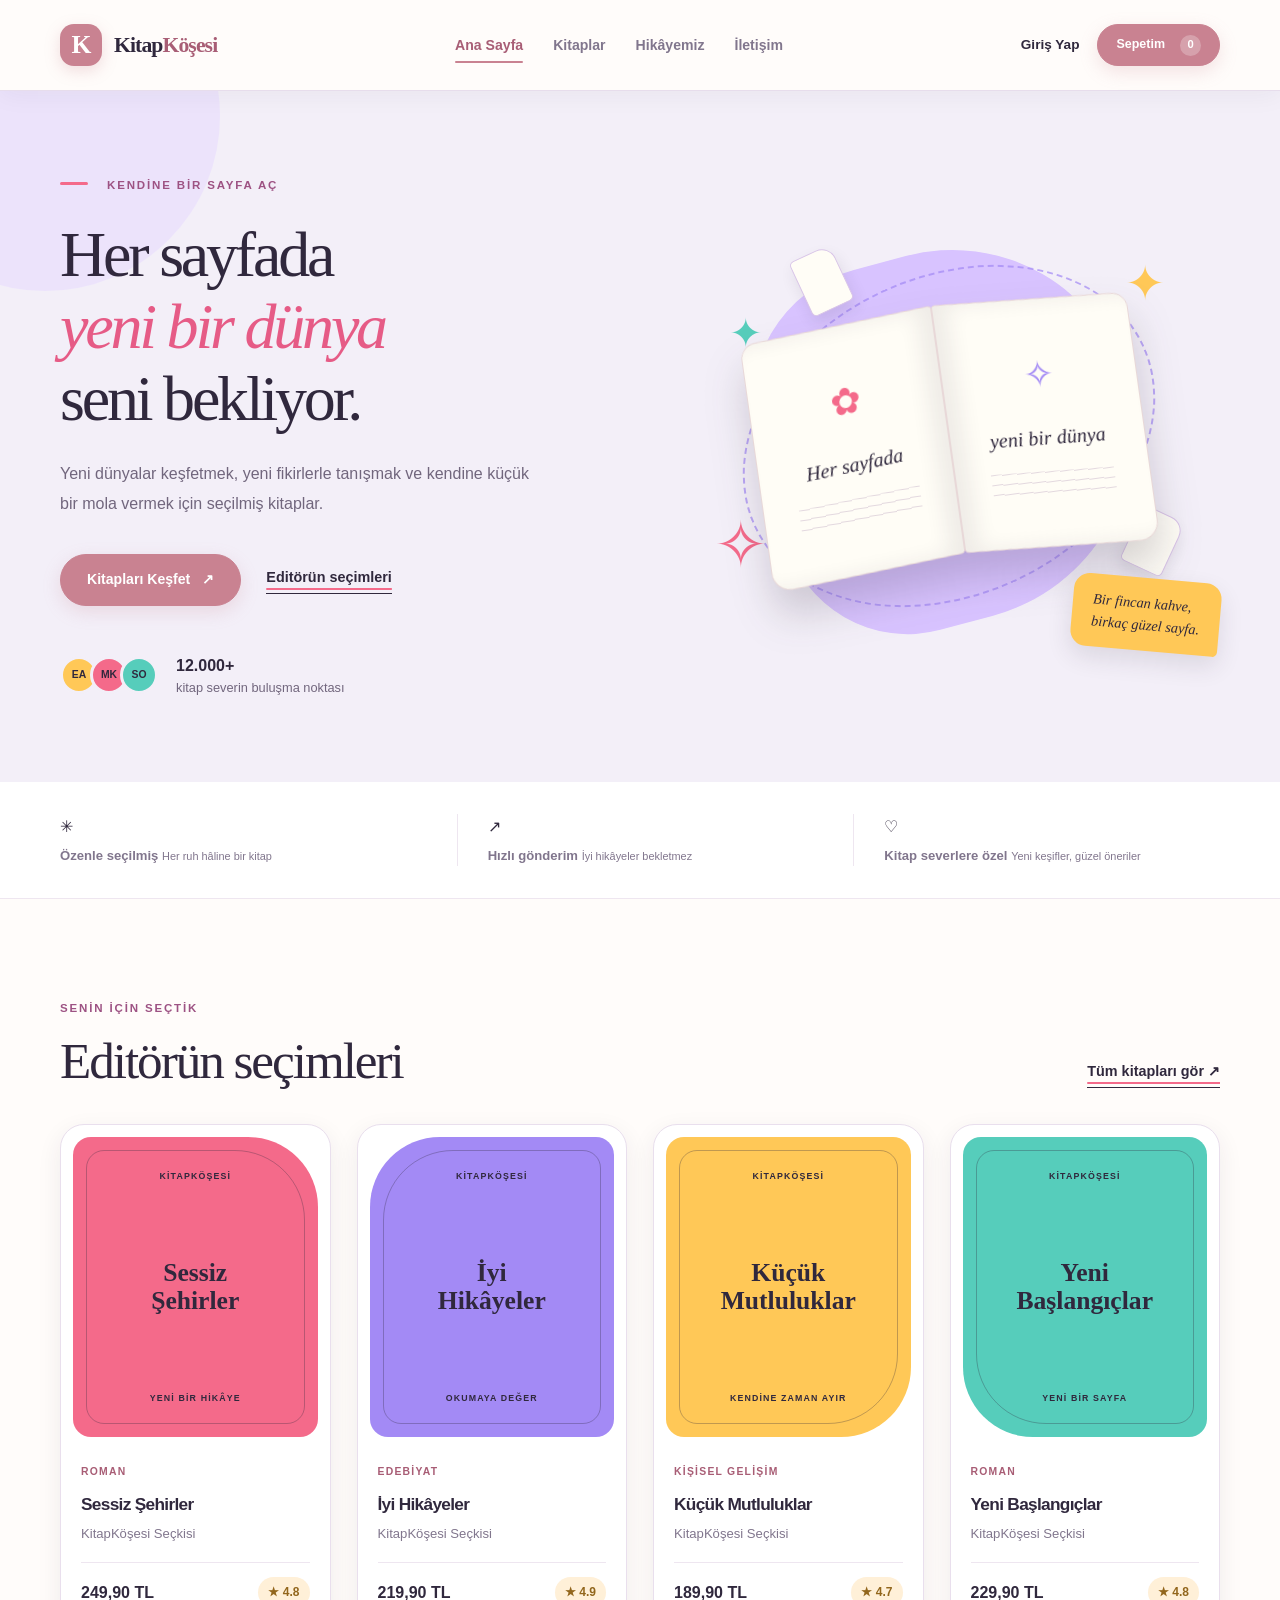
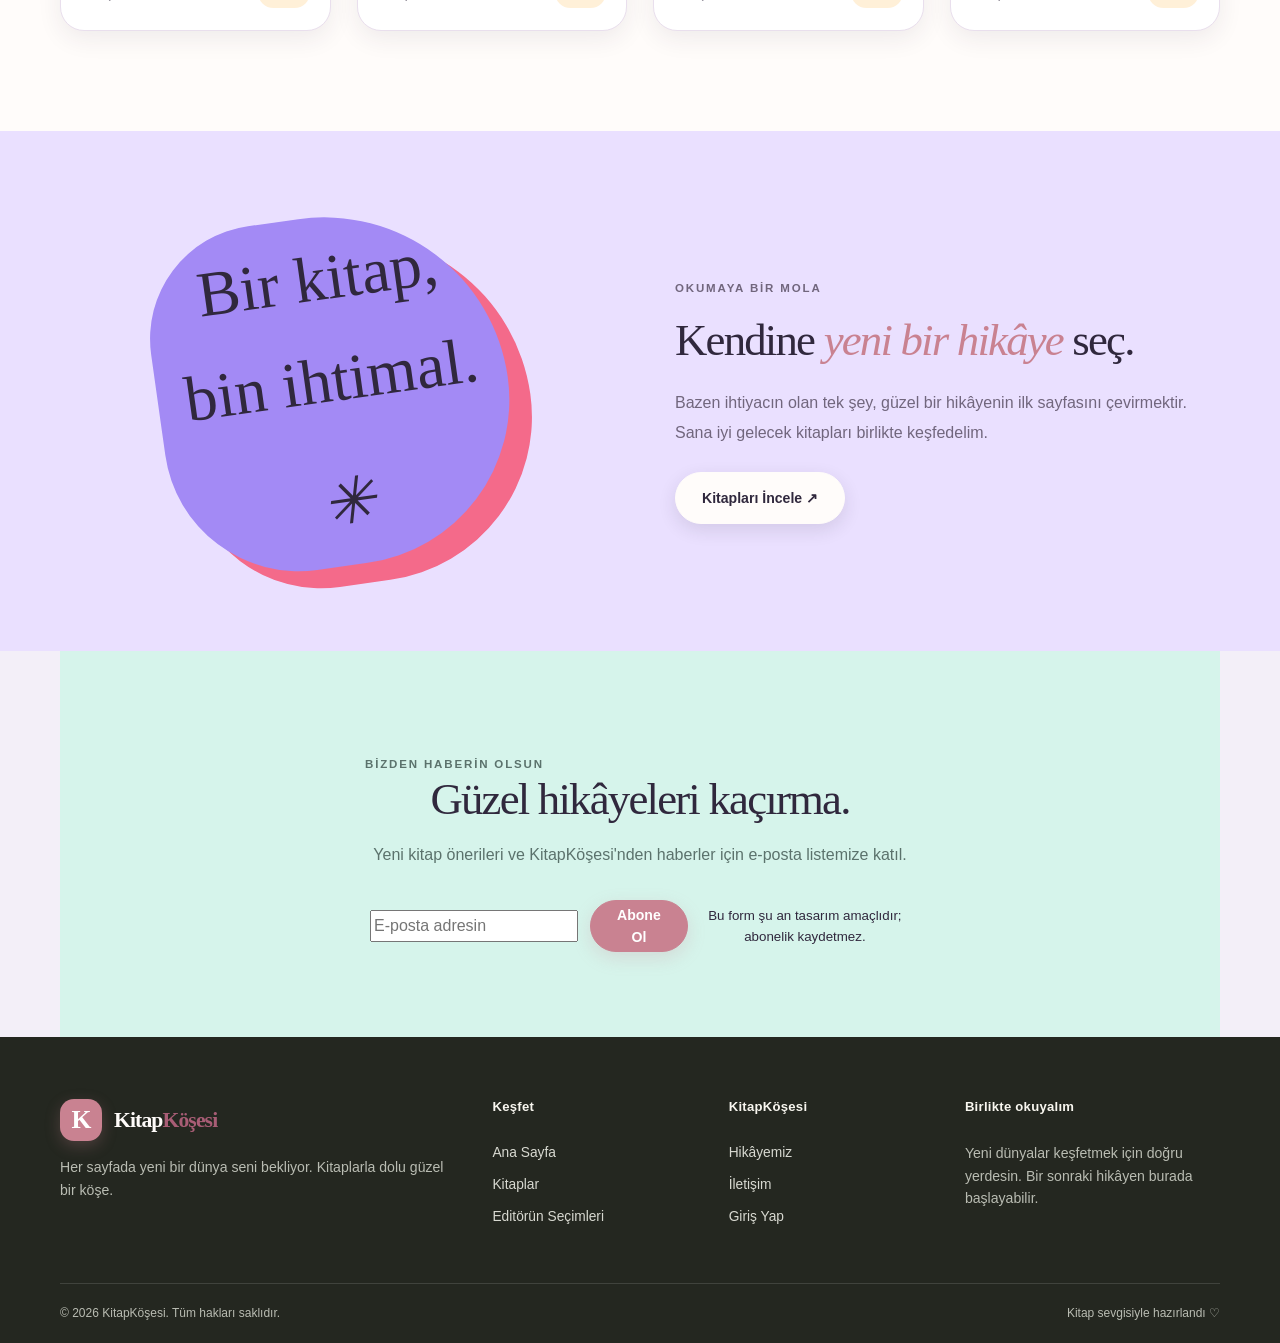
<file: index.html>
<!DOCTYPE html>
<html lang="tr">
<head>
  <meta charset="UTF-8">
  <meta name="viewport" content="width=device-width, initial-scale=1.0">
  <meta name="description" content="KitapKöşesi ile yeni hikâyeler ve yeni dünyalar keşfet.">
  <title>KitapKöşesi | Okumaya Bi' Yer</title>
  <link rel="stylesheet" href="css/main.css">
</head>

<body>

  <a class="skip-link" href="#main-content">
    İçeriğe geç
  </a>

  <!-- HEADER -->

  <header class="site-header">
    <div class="container header-inner">

      <a class="brand" href="index.html">
        <span class="brand-mark">K</span>
        <span>Kitap<span class="brand-accent">Köşesi</span></span>
      </a>

      <nav class="main-nav" aria-label="Ana menü">
        <a class="is-current" aria-current="page" href="index.html">Ana Sayfa</a>
        <a href="pages/catalog.html">Kitaplar</a>
        <a href="pages/about.html">Hikâyemiz</a>
        <a href="pages/contact.html">İletişim</a>
      </nav>

      <div class="header-actions">
        <a class="text-link" href="pages/login.html">Giriş Yap</a>
        <a class="button button-small" href="pages/cart.html">
          Sepetim
          <span class="cart-count">0</span>
        </a>
      </div>

    </div>
  </header>

  <main id="main-content">

    <!-- HERO -->

    <section class="hero">
      <div class="container hero-grid">

        <div class="hero-copy">

          <p class="eyebrow">
            <span class="eyebrow-line"></span>
            KENDİNE BİR SAYFA AÇ
          </p>

          <h1>
            Her sayfada<br>
            <em>yeni bir dünya</em><br>
            seni bekliyor.
          </h1>

          <p class="hero-description">
            Yeni dünyalar keşfetmek, yeni fikirlerle tanışmak
            ve kendine küçük bir mola vermek için seçilmiş kitaplar.
          </p>

          <div class="hero-actions">
            <a class="button" href="pages/catalog.html">
              Kitapları Keşfet
              <span aria-hidden="true">↗</span>
            </a>

            <a class="underlined-link" href="#editors-picks">
              Editörün seçimleri
            </a>
          </div>

          <div class="hero-proof">

            <div class="avatar-stack" aria-hidden="true">
              <span>EA</span>
              <span>MK</span>
              <span>SO</span>
            </div>

            <p>
              <strong>12.000+</strong><br>
              <span>kitap severin buluşma noktası</span>
            </p>

          </div>
        </div>

        <!-- YENİ AÇIK KİTAP TASARIMI -->

        <div
          class="hero-art"
          role="img"
          aria-label="Açık kitap, yıldızlar ve uçuşan sayfalardan oluşan dekoratif illüstrasyon"
        >

          <div class="art-sun"></div>
          <div class="art-orbit"></div>

          <div class="floating-star star-one">✦</div>
          <div class="floating-star star-two">✧</div>
          <div class="floating-star star-three">✦</div>

          <div class="floating-page page-one"></div>
          <div class="floating-page page-two"></div>

          <div class="open-book">

            <div class="book-page book-page-left">
              <span class="page-decoration">✿</span>
              <span class="page-title">Her sayfada</span>
              <span class="page-lines"></span>
            </div>

            <div class="book-page book-page-right">
              <span class="page-decoration">✧</span>
              <span class="page-title">yeni bir dünya</span>
              <span class="page-lines"></span>
            </div>

          </div>

          <div class="art-note">
            Bir fincan kahve,<br>
            birkaç güzel sayfa.
          </div>

        </div>

      </div>
    </section>

    <!-- AVANTAJLAR -->

    <section class="benefit-strip" aria-label="Alışveriş avantajları">
      <div class="container benefit-grid">

        <div>
          <span class="benefit-icon" aria-hidden="true">✳</span>
          <p>
            <strong>Özenle seçilmiş</strong>
            <small>Her ruh hâline bir kitap</small>
          </p>
        </div>

        <div>
          <span class="benefit-icon" aria-hidden="true">↗</span>
          <p>
            <strong>Hızlı gönderim</strong>
            <small>İyi hikâyeler bekletmez</small>
          </p>
        </div>

        <div>
          <span class="benefit-icon" aria-hidden="true">♡</span>
          <p>
            <strong>Kitap severlere özel</strong>
            <small>Yeni keşifler, güzel öneriler</small>
          </p>
        </div>

      </div>
    </section>

    <!-- EDİTÖRÜN SEÇİMLERİ -->

    <section class="section" id="editors-picks">
      <div class="container">

        <div class="section-heading">

          <div>
            <p class="eyebrow">SENİN İÇİN SEÇTİK</p>
            <h2>Editörün seçimleri</h2>
          </div>

          <a class="underlined-link" href="pages/catalog.html">
            Tüm kitapları gör ↗
          </a>

        </div>

        <div class="book-grid">

          <!-- KİTAP 1 -->

          <article class="product-card">

            <a class="cover cover-coral" href="pages/book-detail.html">
              <span class="cover-label">KİTAPKÖŞESİ</span>
              <strong>Sessiz<br>Şehirler</strong>
              <small>YENİ BİR HİKÂYE</small>
            </a>

            <div class="product-info">
              <span class="product-category">ROMAN</span>
              <h3>
                <a href="pages/book-detail.html">Sessiz Şehirler</a>
              </h3>
              <p class="author">KitapKöşesi Seçkisi</p>

              <div class="product-bottom">
                <strong>249,90 TL</strong>
                <span class="rating">★ 4.8</span>
              </div>
            </div>

          </article>

          <!-- KİTAP 2 -->

          <article class="product-card">

            <a class="cover cover-blue" href="pages/book-detail.html">
              <span class="cover-label">KİTAPKÖŞESİ</span>
              <strong>İyi<br>Hikâyeler</strong>
              <small>OKUMAYA DEĞER</small>
            </a>

            <div class="product-info">
              <span class="product-category">EDEBİYAT</span>
              <h3>
                <a href="pages/book-detail.html">İyi Hikâyeler</a>
              </h3>
              <p class="author">KitapKöşesi Seçkisi</p>

              <div class="product-bottom">
                <strong>219,90 TL</strong>
                <span class="rating">★ 4.9</span>
              </div>
            </div>

          </article>

          <!-- KİTAP 3 -->

          <article class="product-card">

            <a class="cover cover-yellow" href="pages/book-detail.html">
              <span class="cover-label">KİTAPKÖŞESİ</span>
              <strong>Küçük<br>Mutluluklar</strong>
              <small>KENDİNE ZAMAN AYIR</small>
            </a>

            <div class="product-info">
              <span class="product-category">KİŞİSEL GELİŞİM</span>
              <h3>
                <a href="pages/book-detail.html">Küçük Mutluluklar</a>
              </h3>
              <p class="author">KitapKöşesi Seçkisi</p>

              <div class="product-bottom">
                <strong>189,90 TL</strong>
                <span class="rating">★ 4.7</span>
              </div>
            </div>

          </article>

          <!-- KİTAP 4 -->

          <article class="product-card">

            <a class="cover cover-green" href="pages/book-detail.html">
              <span class="cover-label">KİTAPKÖŞESİ</span>
              <strong>Yeni<br>Başlangıçlar</strong>
              <small>YENİ BİR SAYFA</small>
            </a>

            <div class="product-info">
              <span class="product-category">ROMAN</span>
              <h3>
                <a href="pages/book-detail.html">Yeni Başlangıçlar</a>
              </h3>
              <p class="author">KitapKöşesi Seçkisi</p>

              <div class="product-bottom">
                <strong>229,90 TL</strong>
                <span class="rating">★ 4.8</span>
              </div>
            </div>

          </article>

        </div>

      </div>
    </section>

    <!-- TANITIM ALANI -->

    <section class="feature-band">
      <div class="container feature-grid">

        <div class="feature-visual">
          <div class="feature-circle">
            Bir kitap,<br>
            bin ihtimal.
            <i aria-hidden="true">✳</i>
          </div>
        </div>

        <div class="feature-copy">

          <p class="eyebrow">OKUMAYA BİR MOLA</p>

          <h2>
            Kendine <em>yeni bir hikâye</em> seç.
          </h2>

          <p>
            Bazen ihtiyacın olan tek şey, güzel bir hikâyenin
            ilk sayfasını çevirmektir. Sana iyi gelecek kitapları
            birlikte keşfedelim.
          </p>

          <a class="button button-light" href="pages/catalog.html">
            Kitapları İncele ↗
          </a>

        </div>

      </div>
    </section>

    <!-- E-POSTA ABONELİĞİ -->

    <section class="container newsletter-section">

      <div>
        <p class="eyebrow">BİZDEN HABERİN OLSUN</p>

        <h2>Güzel hikâyeleri kaçırma.</h2>

        <p>
          Yeni kitap önerileri ve KitapKöşesi'nden haberler
          için e-posta listemize katıl.
        </p>
      </div>

      <form class="newsletter-form" action="#" method="get">

        <label class="visually-hidden" for="newsletter-email">
          E-posta adresin
        </label>

        <input
          type="email"
          id="newsletter-email"
          name="email"
          placeholder="E-posta adresin"
          autocomplete="email"
          required
        >

        <button class="button" type="submit">
          Abone Ol
        </button>

        <small>
          Bu form şu an tasarım amaçlıdır; abonelik kaydetmez.
        </small>

      </form>

    </section>

  </main>

  <!-- FOOTER -->

  <footer class="site-footer">

    <div class="container footer-main">

      <div>
        <a class="brand brand-footer" href="index.html">
          <span class="brand-mark">K</span>
          <span>Kitap<span class="brand-accent">Köşesi</span></span>
        </a>

        <p>
          Her sayfada yeni bir dünya seni bekliyor.
          Kitaplarla dolu güzel bir köşe.
        </p>
      </div>

      <div>
        <h2>Keşfet</h2>
        <a href="index.html">Ana Sayfa</a>
        <a href="pages/catalog.html">Kitaplar</a>
        <a href="#editors-picks">Editörün Seçimleri</a>
      </div>

      <div>
        <h2>KitapKöşesi</h2>
        <a href="pages/about.html">Hikâyemiz</a>
        <a href="pages/contact.html">İletişim</a>
        <a href="pages/login.html">Giriş Yap</a>
      </div>

      <div>
        <h2>Birlikte okuyalım</h2>
        <p>
          Yeni dünyalar keşfetmek için doğru yerdesin.
          Bir sonraki hikâyen burada başlayabilir.
        </p>
      </div>

    </div>

    <div class="container footer-bottom">
      <span>© 2026 KitapKöşesi. Tüm hakları saklıdır.</span>
      <span>Kitap sevgisiyle hazırlandı ♡</span>
    </div>

  </footer>

</body>
</html>
</file>
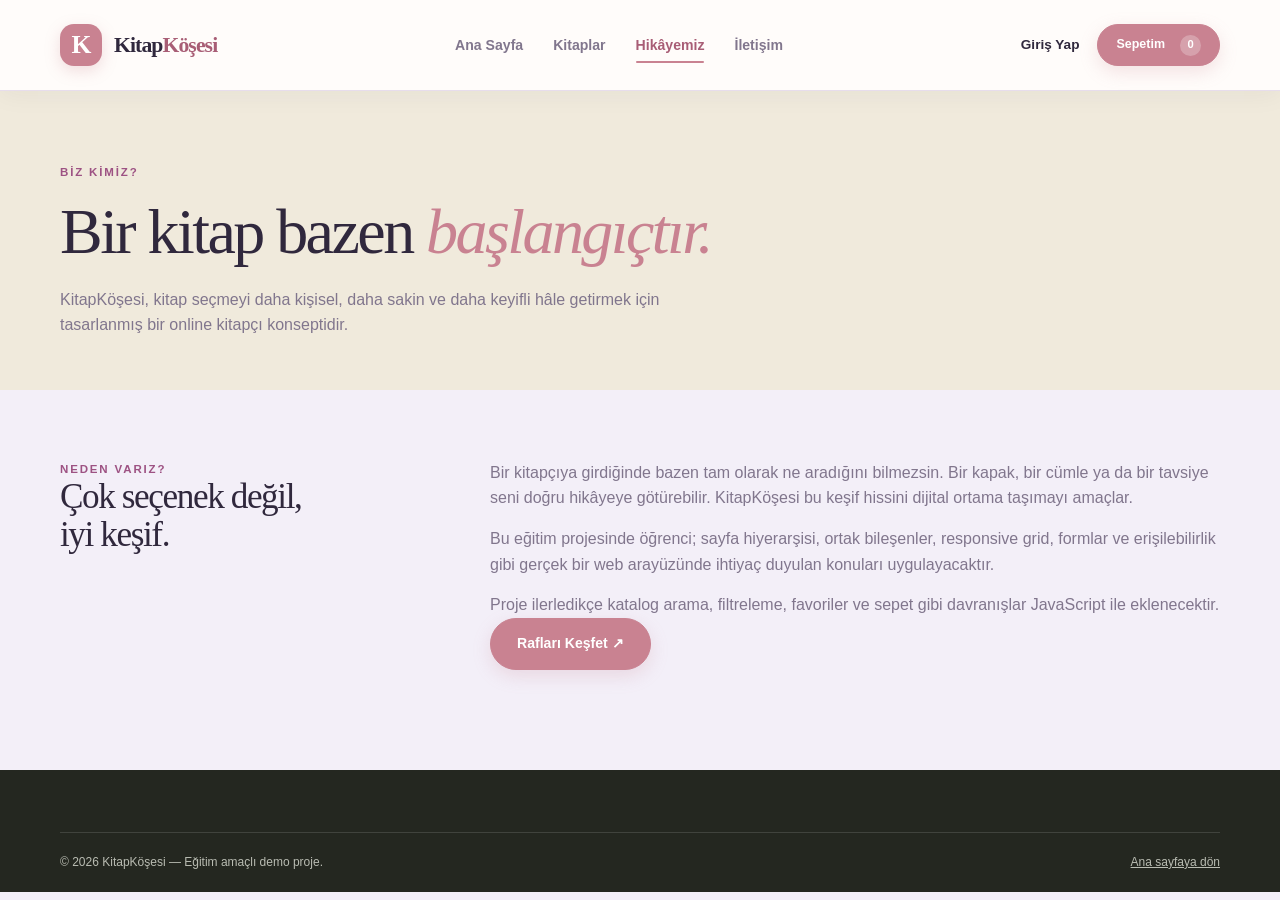
<file: pages/about.html>
<!doctype html>
<html lang="tr">

<head>
  <meta charset="utf-8">
  <meta name="viewport" content="width=device-width, initial-scale=1">
  <meta name="description" content="KitapKöşesi'nin hikâyesi">
  <title>Hikâyemiz | KitapKöşesi</title>
  <link rel="stylesheet" href="../css/main.css">
</head>

<body>

  <a class="skip-link" href="#main-content">İçeriğe geç</a>

  <!-- ÜST MENÜ -->
  <header class="site-header">
    <div class="container header-inner">

      <a class="brand" href="../index.html">
        <span class="brand-mark">K</span>
        <span>Kitap<span class="brand-accent">Köşesi</span></span>
      </a>

      <nav class="main-nav" aria-label="Ana navigasyon">
        <a href="../index.html">Ana Sayfa</a>
        <a href="catalog.html">Kitaplar</a>
        <a class="is-current" href="about.html" aria-current="page">Hikâyemiz</a>
        <a href="contact.html">İletişim</a>
      </nav>

      <div class="header-actions">
        <a class="text-link" href="login.html">Giriş Yap</a>
        <a class="button button-small" href="cart.html">
          Sepetim <span class="cart-count">0</span>
        </a>
      </div>

    </div>
  </header>

  <!-- ANA İÇERİK -->
  <main id="main-content">

    <!-- SAYFA BAŞLIĞI -->
    <section class="page-hero">
      <div class="container">

        <p class="eyebrow">BİZ KİMİZ?</p>

        <h1>Bir kitap bazen <em>başlangıçtır.</em></h1>

        <p>
          KitapKöşesi, kitap seçmeyi daha kişisel, daha sakin
          ve daha keyifli hâle getirmek için tasarlanmış
          bir online kitapçı konseptidir.
        </p>

      </div>
    </section>

    <!-- HİKÂYEMİZ -->
    <section class="container content-layout">

      <div>
        <p class="eyebrow">NEDEN VARIZ?</p>

        <h2>
          Çok seçenek değil,<br>
          iyi keşif.
        </h2>
      </div>

      <div>

        <p>
          Bir kitapçıya girdiğinde bazen tam olarak ne aradığını
          bilmezsin. Bir kapak, bir cümle ya da bir tavsiye
          seni doğru hikâyeye götürebilir.
          KitapKöşesi bu keşif hissini dijital ortama taşımayı amaçlar.
        </p>

        <p>
          Bu eğitim projesinde öğrenci; sayfa hiyerarşisi,
          ortak bileşenler, responsive grid, formlar ve
          erişilebilirlik gibi gerçek bir web arayüzünde
          ihtiyaç duyulan konuları uygulayacaktır.
        </p>

        <p>
          Proje ilerledikçe katalog arama, filtreleme,
          favoriler ve sepet gibi davranışlar
          JavaScript ile eklenecektir.
        </p>

        <a class="button" href="catalog.html">
          Rafları Keşfet ↗
        </a>

      </div>

    </section>

  </main>

  <!-- ALT BİLGİ -->
  <footer class="site-footer">
    <div class="container footer-bottom">

      <span>
        © 2026 KitapKöşesi — Eğitim amaçlı demo proje.
      </span>

      <a href="../index.html">Ana sayfaya dön</a>

    </div>
  </footer>

</body>
</html>
</file>
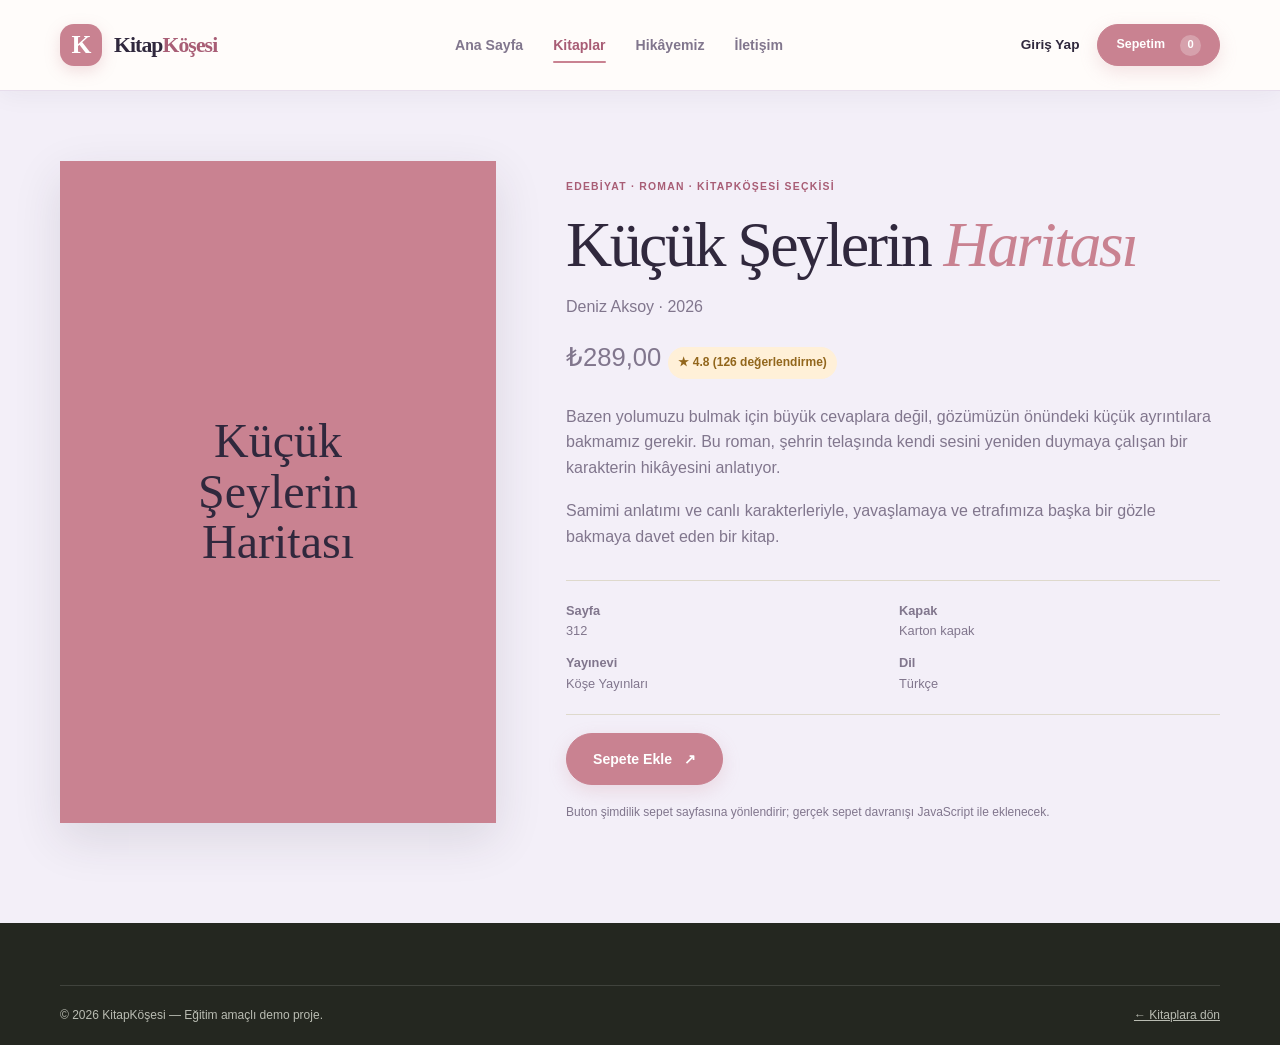
<file: pages/book-detail.html>
<!doctype html>
<html lang="tr">

<head>
  <meta charset="utf-8">
  <meta name="viewport" content="width=device-width, initial-scale=1">
  <meta name="description" content="Küçük Şeylerin Haritası kitap detayı">
  <title>Küçük Şeylerin Haritası | KitapKöşesi</title>
  <link rel="stylesheet" href="../css/main.css">
</head>

<body>

  <a class="skip-link" href="#main-content">İçeriğe geç</a>

  <!-- ÜST MENÜ -->
  <header class="site-header">
    <div class="container header-inner">

      <a class="brand" href="../index.html">
        <span class="brand-mark">K</span>
        <span>Kitap<span class="brand-accent">Köşesi</span></span>
      </a>

      <nav class="main-nav" aria-label="Ana navigasyon">
        <a href="../index.html">Ana Sayfa</a>
        <a class="is-current" href="catalog.html" aria-current="page">Kitaplar</a>
        <a href="about.html">Hikâyemiz</a>
        <a href="contact.html">İletişim</a>
      </nav>

      <div class="header-actions">
        <a class="text-link" href="login.html">Giriş Yap</a>
        <a class="button button-small" href="cart.html">
          Sepetim <span class="cart-count">0</span>
        </a>
      </div>

    </div>
  </header>

  <!-- ANA İÇERİK -->
  <main id="main-content">

    <div class="container detail-grid">

      <!-- KİTAP KAPAĞI -->
      <div class="detail-cover">
        <strong>
          Küçük<br>
          Şeylerin<br>
          Haritası
        </strong>
      </div>

      <!-- KİTAP BİLGİLERİ -->
      <div class="detail-copy">

        <p class="product-category">
          EDEBİYAT · ROMAN · KİTAPKÖŞESİ SEÇKİSİ
        </p>

        <h1>
          Küçük Şeylerin <em>Haritası</em>
        </h1>

        <p class="author">Deniz Aksoy · 2026</p>

        <!-- FİYAT VE PUAN -->
        <p class="detail-price">
          ₺289,00
          <span class="rating">
            ★ 4.8 (126 değerlendirme)
          </span>
        </p>

        <!-- KİTAP AÇIKLAMASI -->
        <p>
          Bazen yolumuzu bulmak için büyük cevaplara değil,
          gözümüzün önündeki küçük ayrıntılara bakmamız gerekir.
          Bu roman, şehrin telaşında kendi sesini yeniden
          duymaya çalışan bir karakterin hikâyesini anlatıyor.
        </p>

        <p>
          Samimi anlatımı ve canlı karakterleriyle,
          yavaşlamaya ve etrafımıza başka bir gözle
          bakmaya davet eden bir kitap.
        </p>

        <!-- KİTAP ÖZELLİKLERİ -->
        <div class="detail-meta">

          <span>
            <strong>Sayfa</strong><br>
            312
          </span>

          <span>
            <strong>Kapak</strong><br>
            Karton kapak
          </span>

          <span>
            <strong>Yayınevi</strong><br>
            Köşe Yayınları
          </span>

          <span>
            <strong>Dil</strong><br>
            Türkçe
          </span>

        </div>

        <!-- SEPET BUTONU -->
        <p>
          <a class="button" href="cart.html">
            Sepete Ekle
            <span aria-hidden="true">↗</span>
          </a>
        </p>

        <p class="form-hint">
          Buton şimdilik sepet sayfasına yönlendirir;
          gerçek sepet davranışı JavaScript ile eklenecek.
        </p>

      </div>

    </div>

  </main>

  <!-- ALT BİLGİ -->
  <footer class="site-footer">
    <div class="container footer-bottom">

      <span>
        © 2026 KitapKöşesi — Eğitim amaçlı demo proje.
      </span>

      <a href="catalog.html">
        ← Kitaplara dön
      </a>

    </div>
  </footer>

</body>
</html>
</file>
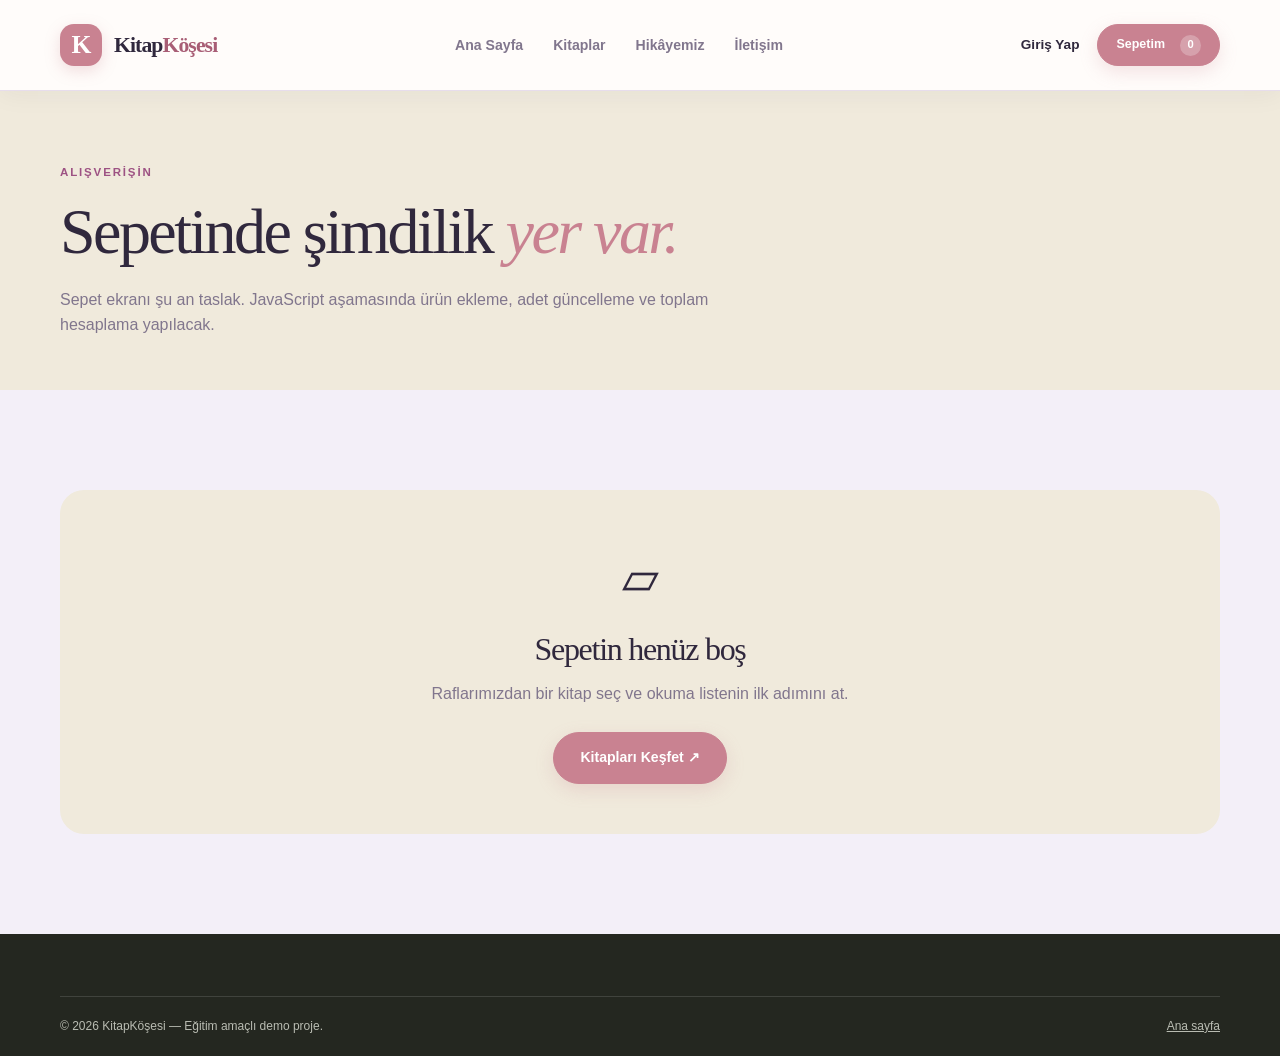
<file: pages/card.html>
<!doctype html>
<html lang="tr">

<head>
  <meta charset="utf-8">
  <meta name="viewport" content="width=device-width, initial-scale=1">
  <meta name="description" content="KitapKöşesi alışveriş sepeti taslağı">
  <title>Sepetim | KitapKöşesi</title>
  <link rel="stylesheet" href="../css/main.css">
</head>

<body>

  <a class="skip-link" href="#main-content">İçeriğe geç</a>

  <!-- ÜST MENÜ -->
  <header class="site-header">
    <div class="container header-inner">

      <a class="brand" href="../index.html">
        <span class="brand-mark">K</span>
        <span>Kitap<span class="brand-accent">Köşesi</span></span>
      </a>

      <nav class="main-nav" aria-label="Ana navigasyon">
        <a href="../index.html">Ana Sayfa</a>
        <a href="catalog.html">Kitaplar</a>
        <a href="about.html">Hikâyemiz</a>
        <a href="contact.html">İletişim</a>
      </nav>

      <div class="header-actions">
        <a class="text-link" href="login.html">Giriş Yap</a>

        <a
          class="button button-small"
          href="cart.html"
          aria-current="page"
        >
          Sepetim <span class="cart-count">0</span>
        </a>
      </div>

    </div>
  </header>

  <!-- ANA İÇERİK -->
  <main id="main-content">

    <!-- SAYFA BAŞLIĞI -->
    <section class="page-hero">
      <div class="container">

        <p class="eyebrow">ALIŞVERİŞİN</p>

        <h1>
          Sepetinde şimdilik <em>yer var.</em>
        </h1>

        <p>
          Sepet ekranı şu an taslak.
          JavaScript aşamasında ürün ekleme,
          adet güncelleme ve toplam hesaplama yapılacak.
        </p>

      </div>
    </section>

    <!-- BOŞ SEPET -->
    <section class="section container">

      <div class="cart-empty">

        <div class="empty-icon" aria-hidden="true">
          ▱
        </div>

        <h2>Sepetin henüz boş</h2>

        <p>
          Raflarımızdan bir kitap seç ve
          okuma listenin ilk adımını at.
        </p>

        <a class="button" href="catalog.html">
          Kitapları Keşfet ↗
        </a>

      </div>

    </section>

  </main>

  <!-- ALT BİLGİ -->
  <footer class="site-footer">
    <div class="container footer-bottom">

      <span>
        © 2026 KitapKöşesi — Eğitim amaçlı demo proje.
      </span>

      <a href="../index.html">Ana sayfa</a>

    </div>
  </footer>

</body>
</html>
</file>
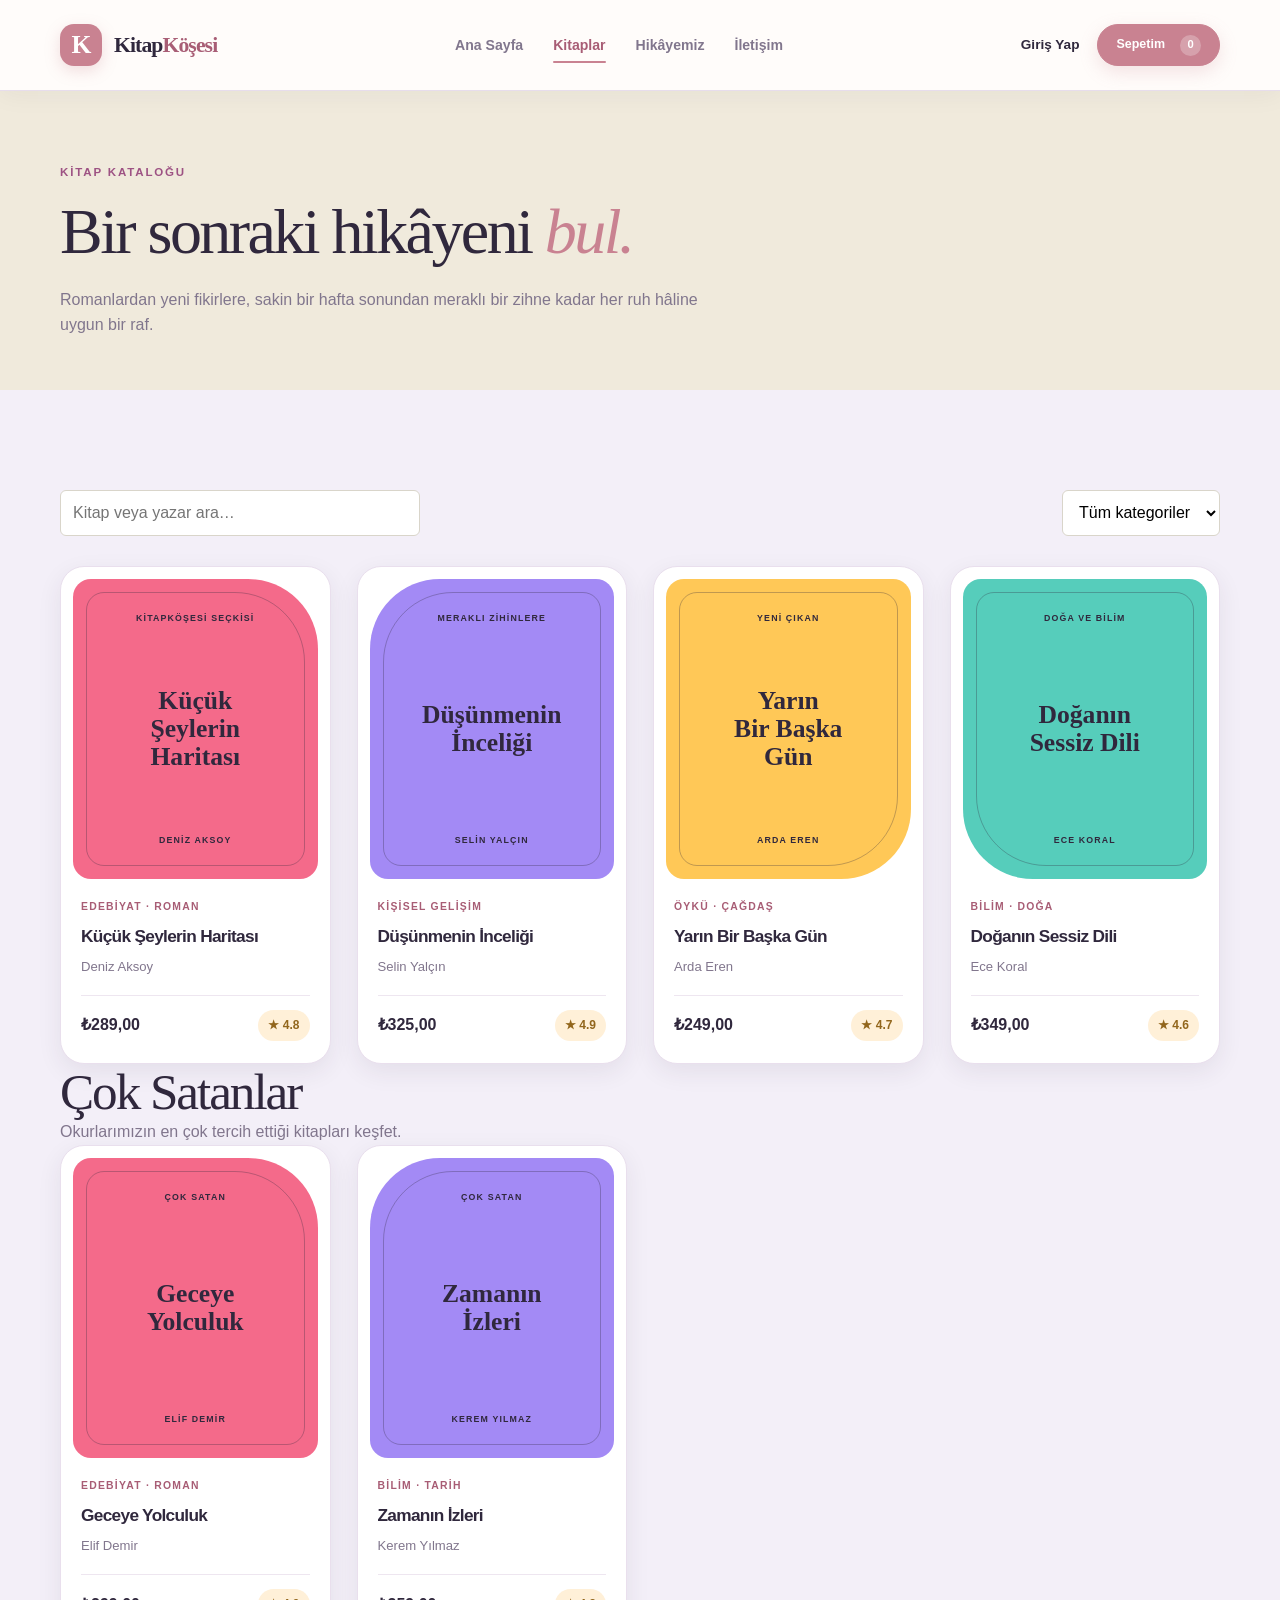
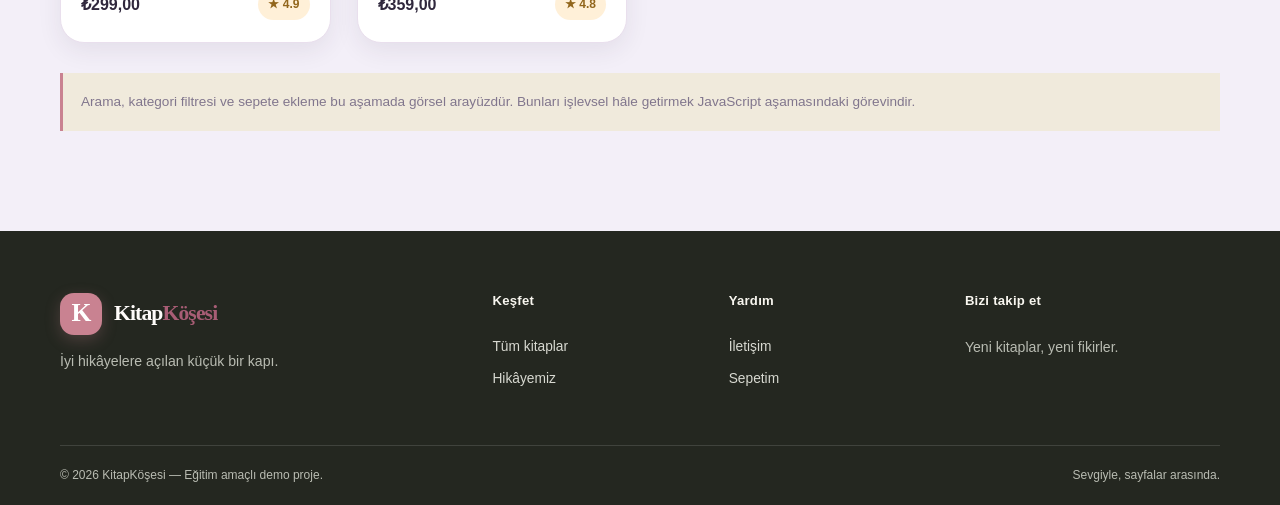
<file: pages/catalog.html>
<!doctype html>
<html lang="tr">
<head>
  <meta charset="utf-8">
  <meta name="viewport" content="width=device-width, initial-scale=1">
  <meta name="description" content="KitapKöşesi kitap kataloğu">
  <title>Kitaplar | KitapKöşesi</title>
  <link rel="stylesheet" href="../css/main.css">
</head>
<body>

<a class="skip-link" href="#main-content">İçeriğe geç</a>

<header class="site-header">
  <div class="container header-inner">
    <a class="brand" href="../index.html">
      <span class="brand-mark">K</span>
      <span>Kitap<span class="brand-accent">Köşesi</span></span>
    </a>

    <nav class="main-nav" aria-label="Ana navigasyon">
      <a href="../index.html">Ana Sayfa</a>
      <a class="is-current" href="catalog.html" aria-current="page">Kitaplar</a>
      <a href="about.html">Hikâyemiz</a>
      <a href="contact.html">İletişim</a>
    </nav>

    <div class="header-actions">
      <a class="text-link" href="login.html">Giriş Yap</a>
      <a class="button button-small" href="cart.html">
        Sepetim <span class="cart-count">0</span>
      </a>
    </div>
  </div>
</header>

<main id="main-content">

  <section class="page-hero">
    <div class="container">
      <p class="eyebrow">KİTAP KATALOĞU</p>
      <h1>Bir sonraki hikâyeni <em>bul.</em></h1>
      <p>Romanlardan yeni fikirlere, sakin bir hafta sonundan meraklı bir zihne kadar her ruh hâline uygun bir raf.</p>
    </div>
  </section>

  <section class="section container">

    <div class="catalog-tools">
      <label class="visually-hidden" for="catalog-search">Kitap ara</label>
      <input id="catalog-search" type="search" placeholder="Kitap veya yazar ara…">

      <label class="visually-hidden" for="category-filter">Kategori seç</label>
      <select id="category-filter">
        <option>Tüm kategoriler</option>
        <option>Edebiyat</option>
        <option>Kişisel gelişim</option>
        <option>Bilim</option>
      </select>
    </div>

    <div class="book-grid">

      <article class="product-card">
        <a class="cover cover-coral" href="book-detail.html">
          <span class="cover-label">KİTAPKÖŞESİ SEÇKİSİ</span>
          <strong>Küçük<br>Şeylerin<br>Haritası</strong>
          <small>DENİZ AKSOY</small>
        </a>
        <div class="product-info">
          <p class="product-category">EDEBİYAT · ROMAN</p>
          <h3><a href="book-detail.html">Küçük Şeylerin Haritası</a></h3>
          <p class="author">Deniz Aksoy</p>
          <div class="product-bottom">
            <strong>₺289,00</strong>
            <span class="rating">★ 4.8</span>
          </div>
        </div>
      </article>

      <article class="product-card">
        <a class="cover cover-blue" href="book-detail.html">
          <span class="cover-label">MERAKLI ZİHİNLERE</span>
          <strong>Düşünmenin<br>İnceliği</strong>
          <small>SELİN YALÇIN</small>
        </a>
        <div class="product-info">
          <p class="product-category">KİŞİSEL GELİŞİM</p>
          <h3><a href="book-detail.html">Düşünmenin İnceliği</a></h3>
          <p class="author">Selin Yalçın</p>
          <div class="product-bottom">
            <strong>₺325,00</strong>
            <span class="rating">★ 4.9</span>
          </div>
        </div>
      </article>

      <article class="product-card">
        <a class="cover cover-yellow" href="book-detail.html">
          <span class="cover-label">YENİ ÇIKAN</span>
          <strong>Yarın<br>Bir Başka<br>Gün</strong>
          <small>ARDA EREN</small>
        </a>
        <div class="product-info">
          <p class="product-category">ÖYKÜ · ÇAĞDAŞ</p>
          <h3><a href="book-detail.html">Yarın Bir Başka Gün</a></h3>
          <p class="author">Arda Eren</p>
          <div class="product-bottom">
            <strong>₺249,00</strong>
            <span class="rating">★ 4.7</span>
          </div>
        </div>
      </article>

      <article class="product-card">
        <a class="cover cover-green" href="book-detail.html">
          <span class="cover-label">DOĞA VE BİLİM</span>
          <strong>Doğanın<br>Sessiz Dili</strong>
          <small>ECE KORAL</small>
        </a>
        <div class="product-info">
          <p class="product-category">BİLİM · DOĞA</p>
          <h3><a href="book-detail.html">Doğanın Sessiz Dili</a></h3>
          <p class="author">Ece Koral</p>
          <div class="product-bottom">
            <strong>₺349,00</strong>
            <span class="rating">★ 4.6</span>
          </div>
        </div>
      </article>

    </div>

    <!-- ÇOK SATANLAR BÖLÜMÜ -->
    <section class="best-sellers" aria-labelledby="best-sellers-title">

      <h2 id="best-sellers-title">Çok Satanlar</h2>
      <p>Okurlarımızın en çok tercih ettiği kitapları keşfet.</p>

      <div class="book-grid">

        <article class="product-card">
          <a class="cover cover-coral" href="book-detail.html">
            <span class="cover-label">ÇOK SATAN</span>
            <strong>Geceye<br>Yolculuk</strong>
            <small>ELİF DEMİR</small>
          </a>
          <div class="product-info">
            <p class="product-category">EDEBİYAT · ROMAN</p>
            <h3><a href="book-detail.html">Geceye Yolculuk</a></h3>
            <p class="author">Elif Demir</p>
            <div class="product-bottom">
              <strong>₺299,00</strong>
              <span class="rating">★ 4.9</span>
            </div>
          </div>
        </article>

        <article class="product-card">
          <a class="cover cover-blue" href="book-detail.html">
            <span class="cover-label">ÇOK SATAN</span>
            <strong>Zamanın<br>İzleri</strong>
            <small>KEREM YILMAZ</small>
          </a>
          <div class="product-info">
            <p class="product-category">BİLİM · TARİH</p>
            <h3><a href="book-detail.html">Zamanın İzleri</a></h3>
            <p class="author">Kerem Yılmaz</p>
            <div class="product-bottom">
              <strong>₺359,00</strong>
              <span class="rating">★ 4.8</span>
            </div>
          </div>
        </article>

      </div>
    </section>

    <p class="catalog-note">
      Arama, kategori filtresi ve sepete ekleme bu aşamada görsel arayüzdür.
      Bunları işlevsel hâle getirmek JavaScript aşamasındaki görevindir.
    </p>

  </section>
</main>

<footer class="site-footer">
  <div class="container footer-main">

    <div>
      <a class="brand brand-footer" href="../index.html">
        <span class="brand-mark">K</span>
        <span>Kitap<span class="brand-accent">Köşesi</span></span>
      </a>
      <p>İyi hikâyelere açılan küçük bir kapı.</p>
    </div>

    <div>
      <h2>Keşfet</h2>
      <a href="catalog.html">Tüm kitaplar</a>
      <a href="about.html">Hikâyemiz</a>
    </div>

    <div>
      <h2>Yardım</h2>
      <a href="contact.html">İletişim</a>
      <a href="cart.html">Sepetim</a>
    </div>

    <div>
      <h2>Bizi takip et</h2>
      <p>Yeni kitaplar, yeni fikirler.</p>
    </div>

  </div>

  <div class="container footer-bottom">
    <span>© 2026 KitapKöşesi — Eğitim amaçlı demo proje.</span>
    <span>Sevgiyle, sayfalar arasında.</span>
  </div>
</footer>

</body>
</html>
</file>
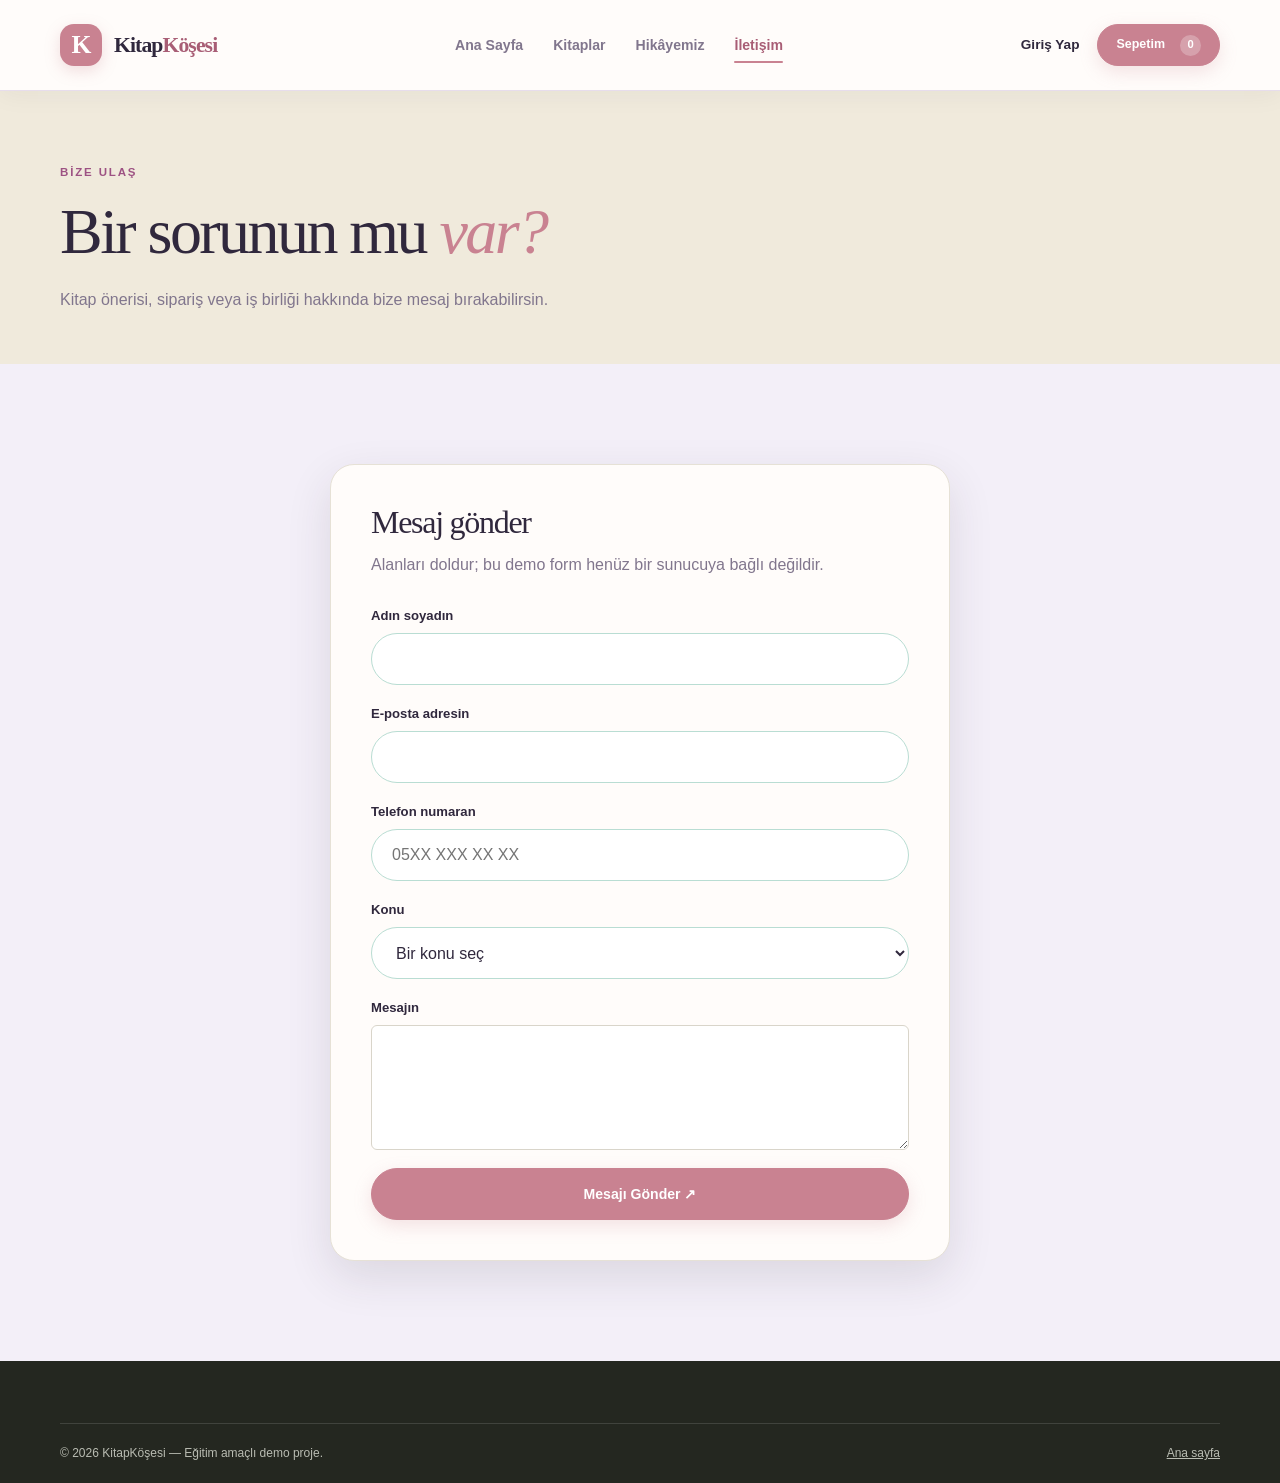
<file: pages/contact.html>
<!doctype html>
<html lang="tr">

<head>
  <meta charset="utf-8">
  <meta name="viewport" content="width=device-width, initial-scale=1">
  <meta name="description" content="KitapKöşesi iletişim formu">
  <title>İletişim | KitapKöşesi</title>
  <link rel="stylesheet" href="../css/main.css">
</head>

<body>

  <a class="skip-link" href="#main-content">İçeriğe geç</a>

  <!-- ÜST MENÜ -->
  <header class="site-header">
    <div class="container header-inner">

      <a class="brand" href="../index.html">
        <span class="brand-mark">K</span>
        <span>Kitap<span class="brand-accent">Köşesi</span></span>
      </a>

      <nav class="main-nav" aria-label="Ana navigasyon">
        <a href="../index.html">Ana Sayfa</a>
        <a href="catalog.html">Kitaplar</a>
        <a href="about.html">Hikâyemiz</a>
        <a class="is-current" href="contact.html" aria-current="page">İletişim</a>
      </nav>

      <div class="header-actions">
        <a class="text-link" href="login.html">Giriş Yap</a>
        <a class="button button-small" href="cart.html">
          Sepetim <span class="cart-count">0</span>
        </a>
      </div>

    </div>
  </header>

  <!-- ANA İÇERİK -->
  <main id="main-content">

    <!-- SAYFA BAŞLIĞI -->
    <section class="page-hero">
      <div class="container">

        <p class="eyebrow">BİZE ULAŞ</p>

        <h1>Bir sorunun mu <em>var?</em></h1>

        <p>
          Kitap önerisi, sipariş veya iş birliği hakkında
          bize mesaj bırakabilirsin.
        </p>

      </div>
    </section>

    <!-- İLETİŞİM FORMU -->
    <section class="section container">

      <form class="form-panel" action="#" method="get">

        <h2>Mesaj gönder</h2>

        <p>
          Alanları doldur; bu demo form henüz
          bir sunucuya bağlı değildir.
        </p>

        <div class="form-stack">

          <!-- AD SOYAD -->
          <div class="form-field">
            <label for="contact-name">Adın soyadın</label>

            <input
              class="form-control"
              id="contact-name"
              name="name"
              type="text"
              autocomplete="name"
              required
            >
          </div>

          <!-- E-POSTA -->
          <div class="form-field">
            <label for="contact-email">E-posta adresin</label>

            <input
              class="form-control"
              id="contact-email"
              name="email"
              type="email"
              autocomplete="email"
              required
            >
          </div>

          <!-- TELEFON NUMARASI (YENİ EKLENDİ) -->
          <div class="form-field">
            <label for="contact-phone">Telefon numaran</label>

            <input
              class="form-control"
              id="contact-phone"
              name="phone"
              type="tel"
              autocomplete="tel"
              placeholder="05XX XXX XX XX"
            >
          </div>

          <!-- KONU -->
          <div class="form-field">
            <label for="contact-topic">Konu</label>

            <select
              class="form-control"
              id="contact-topic"
              name="topic"
            >
              <option value="">Bir konu seç</option>
              <option value="order">Sipariş</option>
              <option value="book">Kitap önerisi</option>
              <option value="other">Diğer</option>
            </select>
          </div>

          <!-- MESAJ -->
          <div class="form-field">
            <label for="contact-message">Mesajın</label>

            <textarea
              id="contact-message"
              name="message"
              required
            ></textarea>
          </div>

          <!-- GÖNDER BUTONU -->
          <button class="button" type="submit">
            Mesajı Gönder ↗
          </button>

        </div>

      </form>

    </section>

  </main>

  <!-- ALT BİLGİ -->
  <footer class="site-footer">
    <div class="container footer-bottom">

      <span>
        © 2026 KitapKöşesi — Eğitim amaçlı demo proje.
      </span>

      <a href="../index.html">Ana sayfa</a>

    </div>
  </footer>

</body>
</html>
</file>
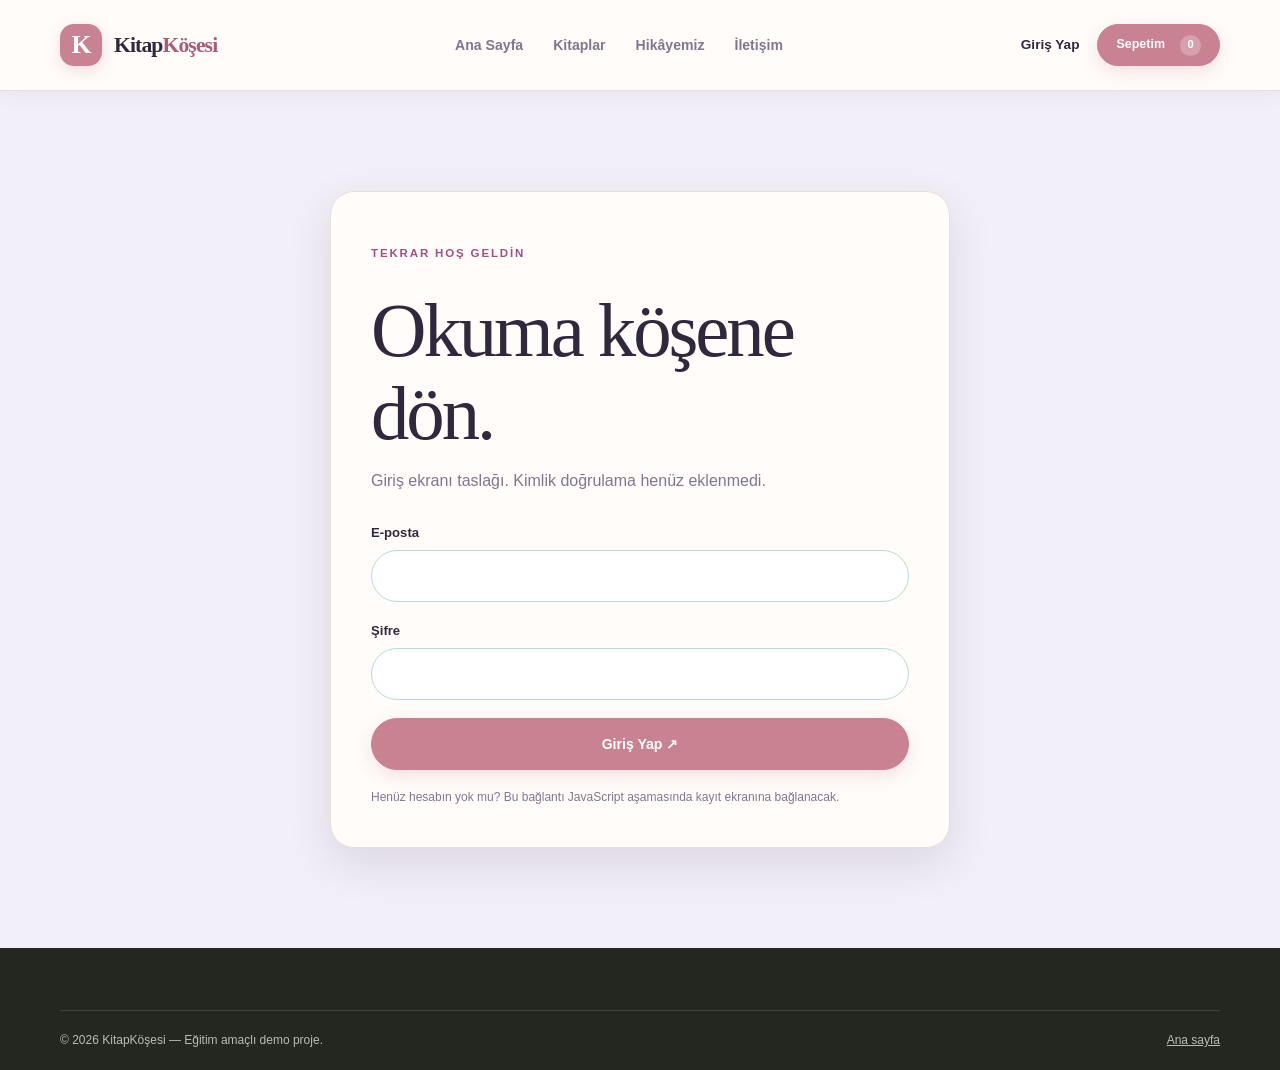
<file: pages/login.html>
<!doctype html>
<html lang="tr">

<head>
  <meta charset="utf-8">
  <meta name="viewport" content="width=device-width, initial-scale=1">
  <meta name="description" content="KitapKöşesi üyelik ekranı">
  <title>Giriş Yap | KitapKöşesi</title>
  <link rel="stylesheet" href="../css/main.css">
</head>

<body>

  <a class="skip-link" href="#main-content">İçeriğe geç</a>

  <!-- ÜST MENÜ -->
  <header class="site-header">
    <div class="container header-inner">

      <a class="brand" href="../index.html">
        <span class="brand-mark">K</span>
        <span>Kitap<span class="brand-accent">Köşesi</span></span>
      </a>

      <nav class="main-nav" aria-label="Ana navigasyon">
        <a href="../index.html">Ana Sayfa</a>
        <a href="catalog.html">Kitaplar</a>
        <a href="about.html">Hikâyemiz</a>
        <a href="contact.html">İletişim</a>
      </nav>

      <div class="header-actions">
        <a class="text-link is-current" href="login.html" aria-current="page">
          Giriş Yap
        </a>

        <a class="button button-small" href="cart.html">
          Sepetim <span class="cart-count">0</span>
        </a>
      </div>

    </div>
  </header>

  <!-- ANA İÇERİK -->
  <main id="main-content">

    <section class="section container">

      <!-- GİRİŞ FORMU -->
      <form class="form-panel" action="#" method="get">

        <p class="eyebrow">TEKRAR HOŞ GELDİN</p>

        <h1>Okuma köşene dön.</h1>

        <p>
          Giriş ekranı taslağı.
          Kimlik doğrulama henüz eklenmedi.
        </p>

        <div class="form-stack">

          <!-- E-POSTA -->
          <div class="form-field">
            <label for="login-email">E-posta</label>

            <input
              class="form-control"
              id="login-email"
              name="email"
              type="email"
              autocomplete="email"
              required
            >
          </div>

          <!-- ŞİFRE -->
          <div class="form-field">
            <label for="login-password">Şifre</label>

            <input
              class="form-control"
              id="login-password"
              name="password"
              type="password"
              autocomplete="current-password"
              minlength="8"
              required
            >
          </div>

          <!-- GİRİŞ BUTONU -->
          <button class="button" type="submit">
            Giriş Yap ↗
          </button>

          <p class="form-hint">
            Henüz hesabın yok mu?
            Bu bağlantı JavaScript aşamasında
            kayıt ekranına bağlanacak.
          </p>

        </div>

      </form>

    </section>

  </main>

  <!-- ALT BİLGİ -->
  <footer class="site-footer">
    <div class="container footer-bottom">

      <span>
        © 2026 KitapKöşesi — Eğitim amaçlı demo proje.
      </span>

      <a href="../index.html">Ana sayfa</a>

    </div>
  </footer>

</body>
</html>
</file>
<file: css/main.css>
@import url('./base/reset.css');
@import url('./base/variables.css');
@import url('./base/typography.css');

@import url('./layout/container.css');
@import url('./layout/header.css');
@import url('./layout/footer.css');

@import url('./components/buttons.css');
@import url('./components/cards.css');

@import url('./pages/home.css');
@import url('./pages/content-pages.css');
</file>
